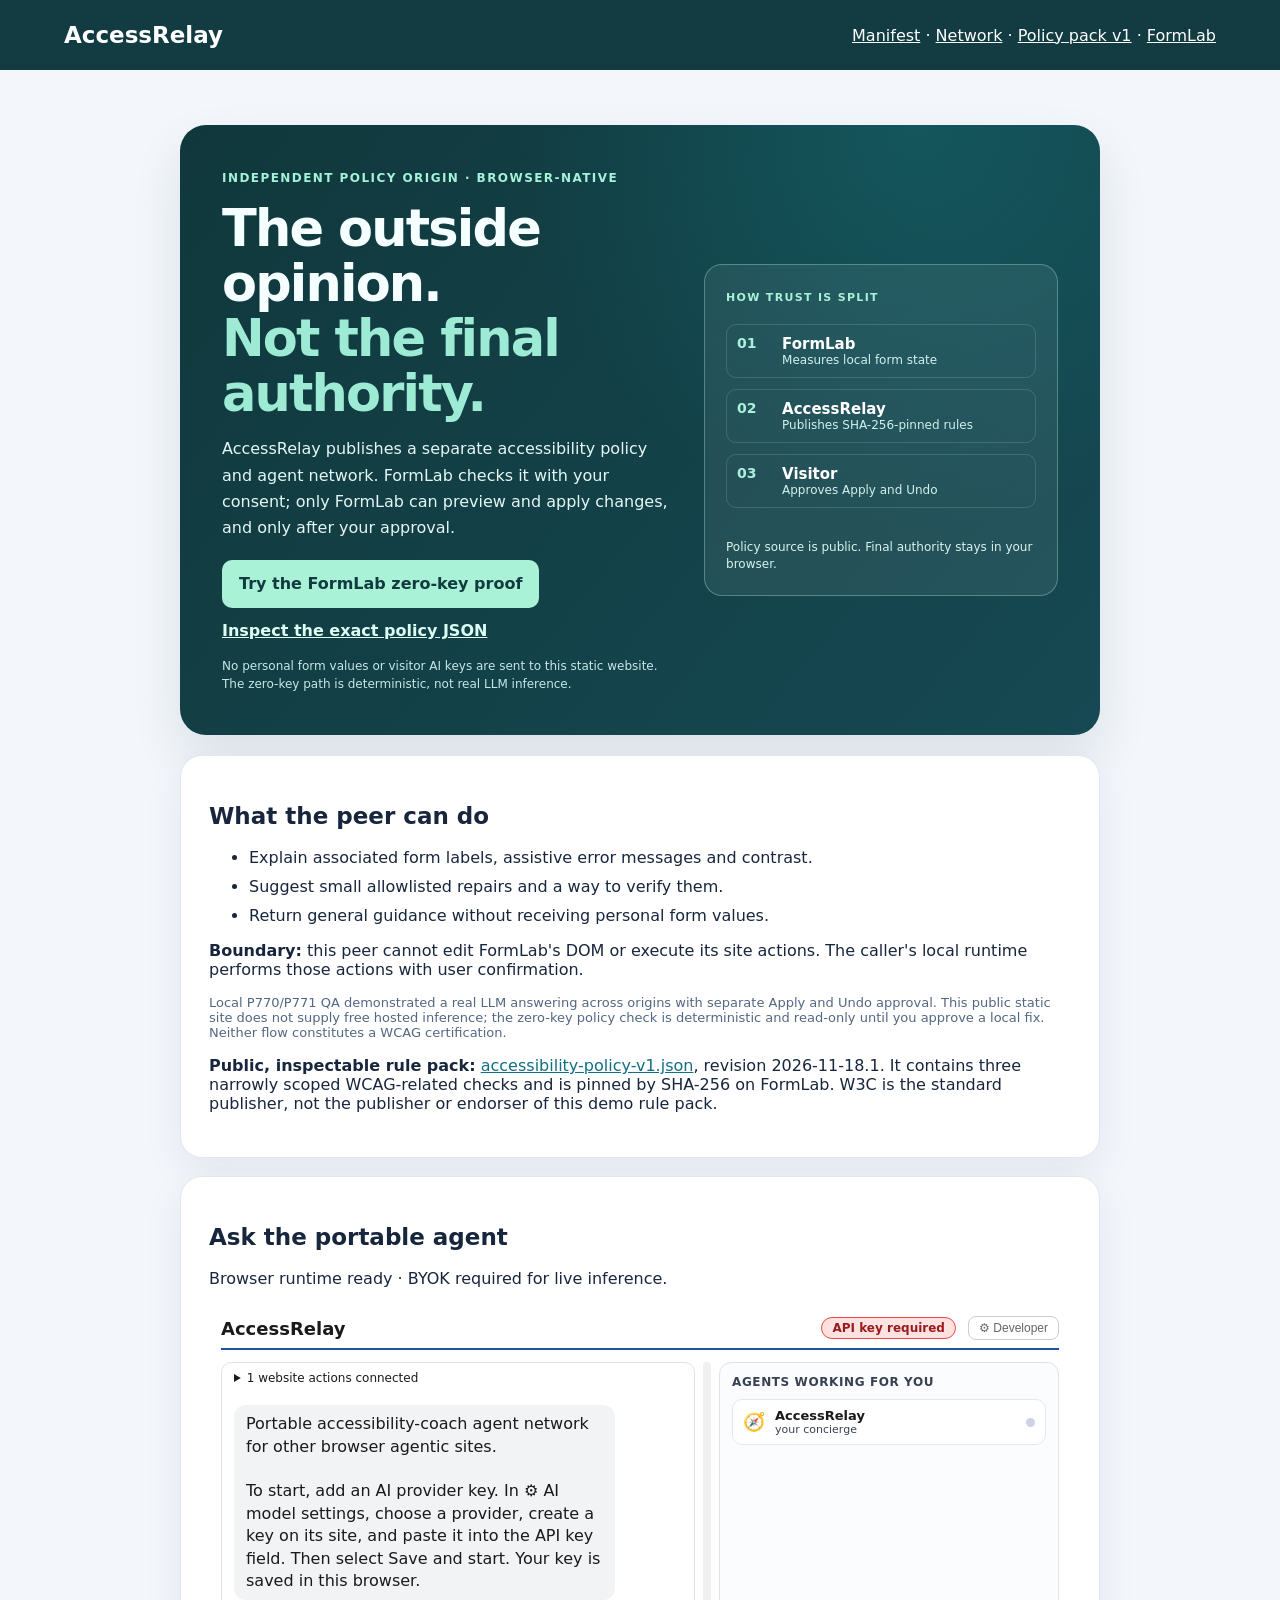
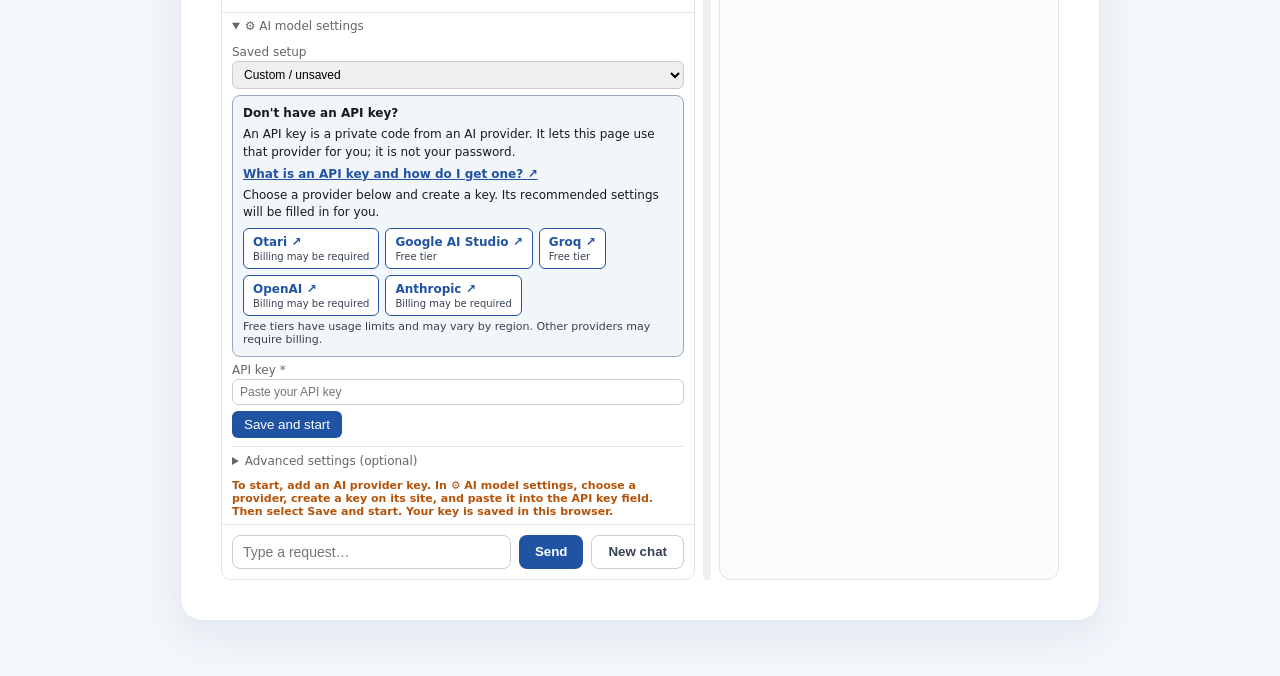
<file: accessrelay/index.html>
<!doctype html><html lang="en"><head><meta charset="utf-8"><meta name="viewport" content="width=device-width,initial-scale=1"><meta name="description" content="Portable open agentic web accessibility coach, hosted as a separate origin."><title>AccessRelay · Portable accessibility agent</title><link rel="icon" type="image/svg+xml" href="./favicon.svg"><link rel="stylesheet" href="./styles.css"><link rel="stylesheet" href="./peer-hero.css"><script type="module" src="./site.js"></script></head><body><header><a class="brand" href="./">AccessRelay</a><nav><a href="./agent-manifest.json">Manifest</a> · <a href="./accessrelay.network.json">Network</a> · <a href="./accessibility-policy-v1.json">Policy pack v1</a> · <a href="https://oaw-formlab-2026.vercel.app/">FormLab</a></nav></header><main id="main-content">
<section class="peer-hero" aria-labelledby="peer-title">
  <div><span class="tag">INDEPENDENT POLICY ORIGIN · BROWSER-NATIVE</span>
    <h1 id="peer-title">The outside opinion.<br><span>Not the final authority.</span></h1>
    <p class="lead">AccessRelay publishes a separate accessibility policy and agent network. FormLab checks it with your consent; only FormLab can preview and apply changes, and only after your approval.</p>
    <div class="peer-actions"><a class="peer-cta" href="https://oaw-formlab-2026.vercel.app/">Try the FormLab zero-key proof</a><a class="peer-text-link" href="./accessibility-policy-v1.json">Inspect the exact policy JSON</a></div>
    <p class="peer-fineprint">No personal form values or visitor AI keys are sent to this static website. The zero-key path is deterministic, not real LLM inference.</p>
  </div>
  <div class="peer-flow" aria-label="Separation of responsibilities"><span class="peer-flow-label">HOW TRUST IS SPLIT</span><ol><li><span>01</span><strong>FormLab</strong><small>Measures local form state</small></li><li><span>02</span><strong>AccessRelay</strong><small>Publishes SHA-256-pinned rules</small></li><li><span>03</span><strong>Visitor</strong><small>Approves Apply and Undo</small></li></ol><p>Policy source is public. Final authority stays in your browser.</p></div>
</section>
<section class="panel"><h2>What the peer can do</h2><ul><li>Explain associated form labels, assistive error messages and contrast.</li><li>Suggest small allowlisted repairs and a way to verify them.</li><li>Return general guidance without receiving personal form values.</li></ul><p><strong>Boundary:</strong> this peer cannot edit FormLab's DOM or execute its site actions. The caller's local runtime performs those actions with user confirmation.</p><p class="note">Local P770/P771 QA demonstrated a real LLM answering across origins with separate Apply and Undo approval. This public static site does not supply free hosted inference; the zero-key policy check is deterministic and read-only until you approve a local fix. Neither flow constitutes a WCAG certification.</p><p><strong>Public, inspectable rule pack:</strong> <a href="./accessibility-policy-v1.json">accessibility-policy-v1.json</a>, revision 2026-11-18.1. It contains three narrowly scoped WCAG-related checks and is pinned by SHA-256 on FormLab. W3C is the standard publisher, not the publisher or endorser of this demo rule pack.</p></section><section class="panel" style="margin-top:18px"><h2>Ask the portable agent</h2><p id="agent-status" role="status">Loading reference runtime...</p><div id="agent-app"></div></section></main></body></html>
</file>
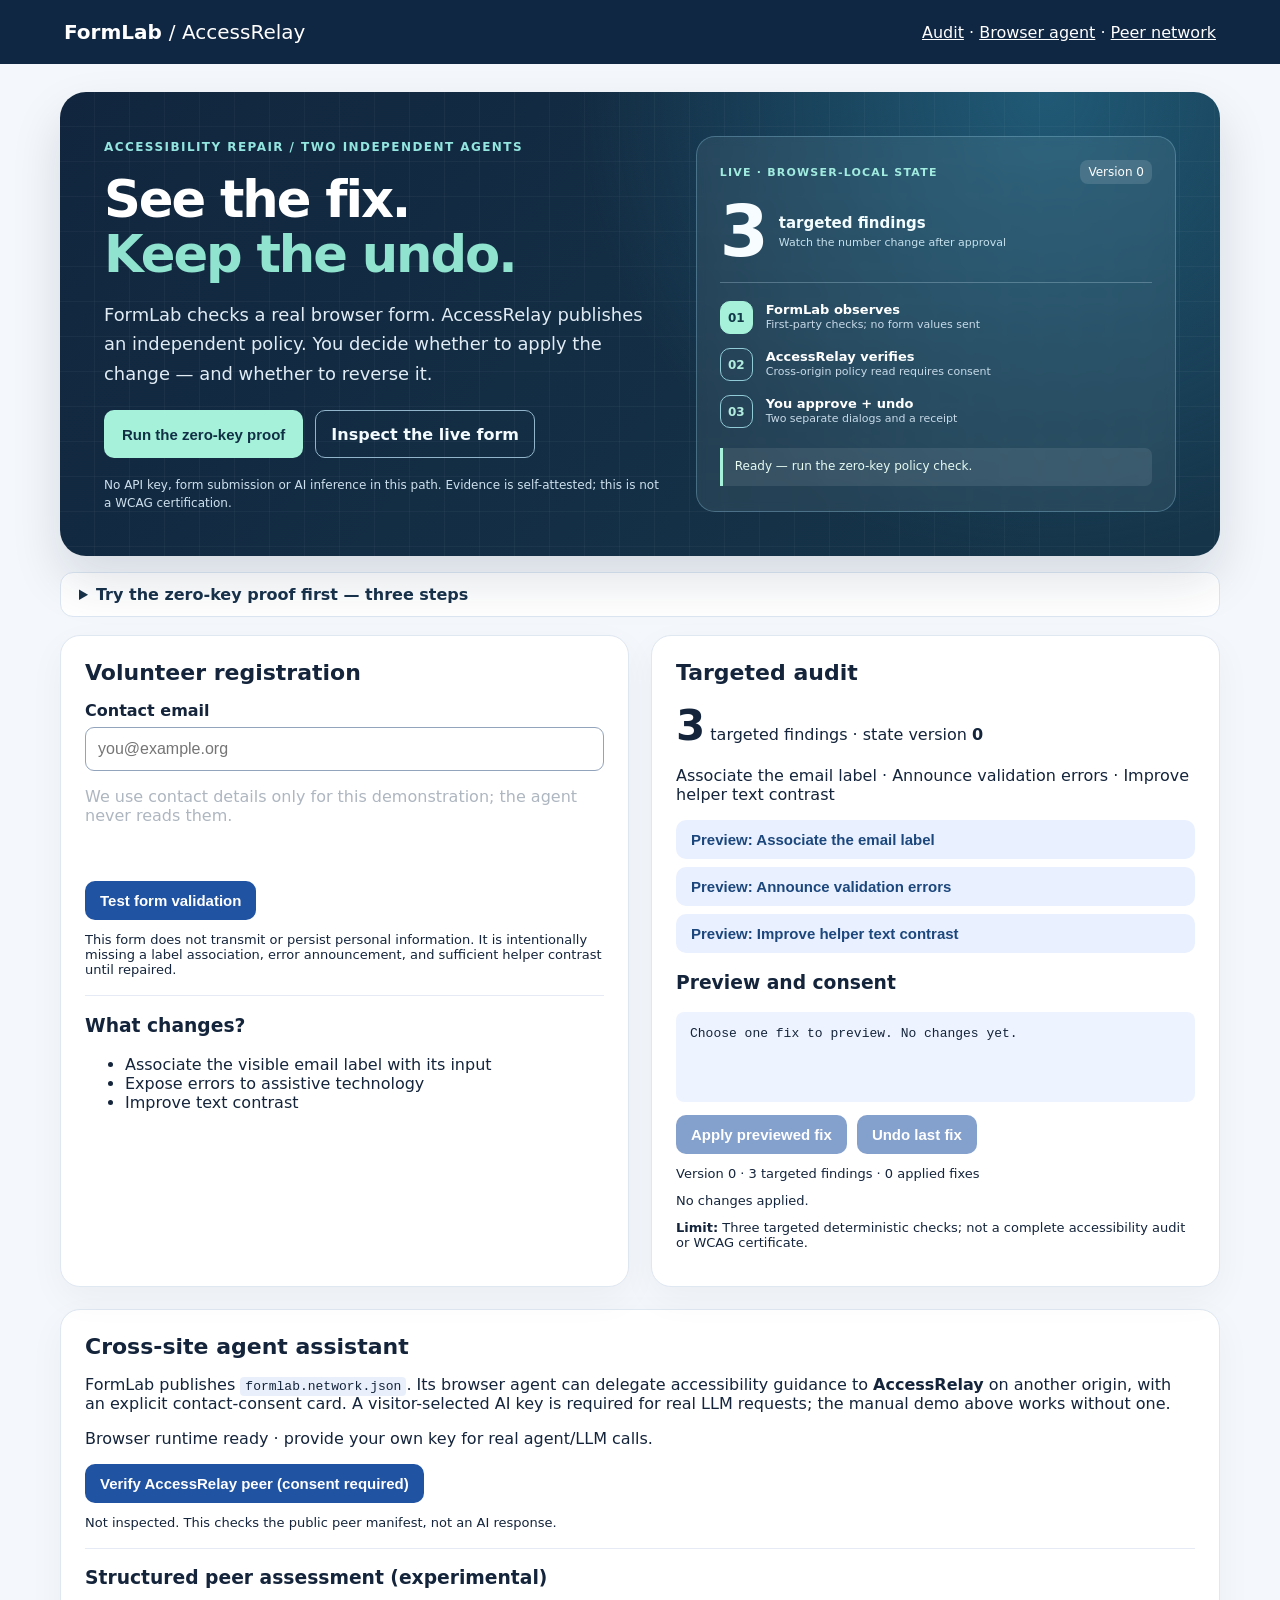
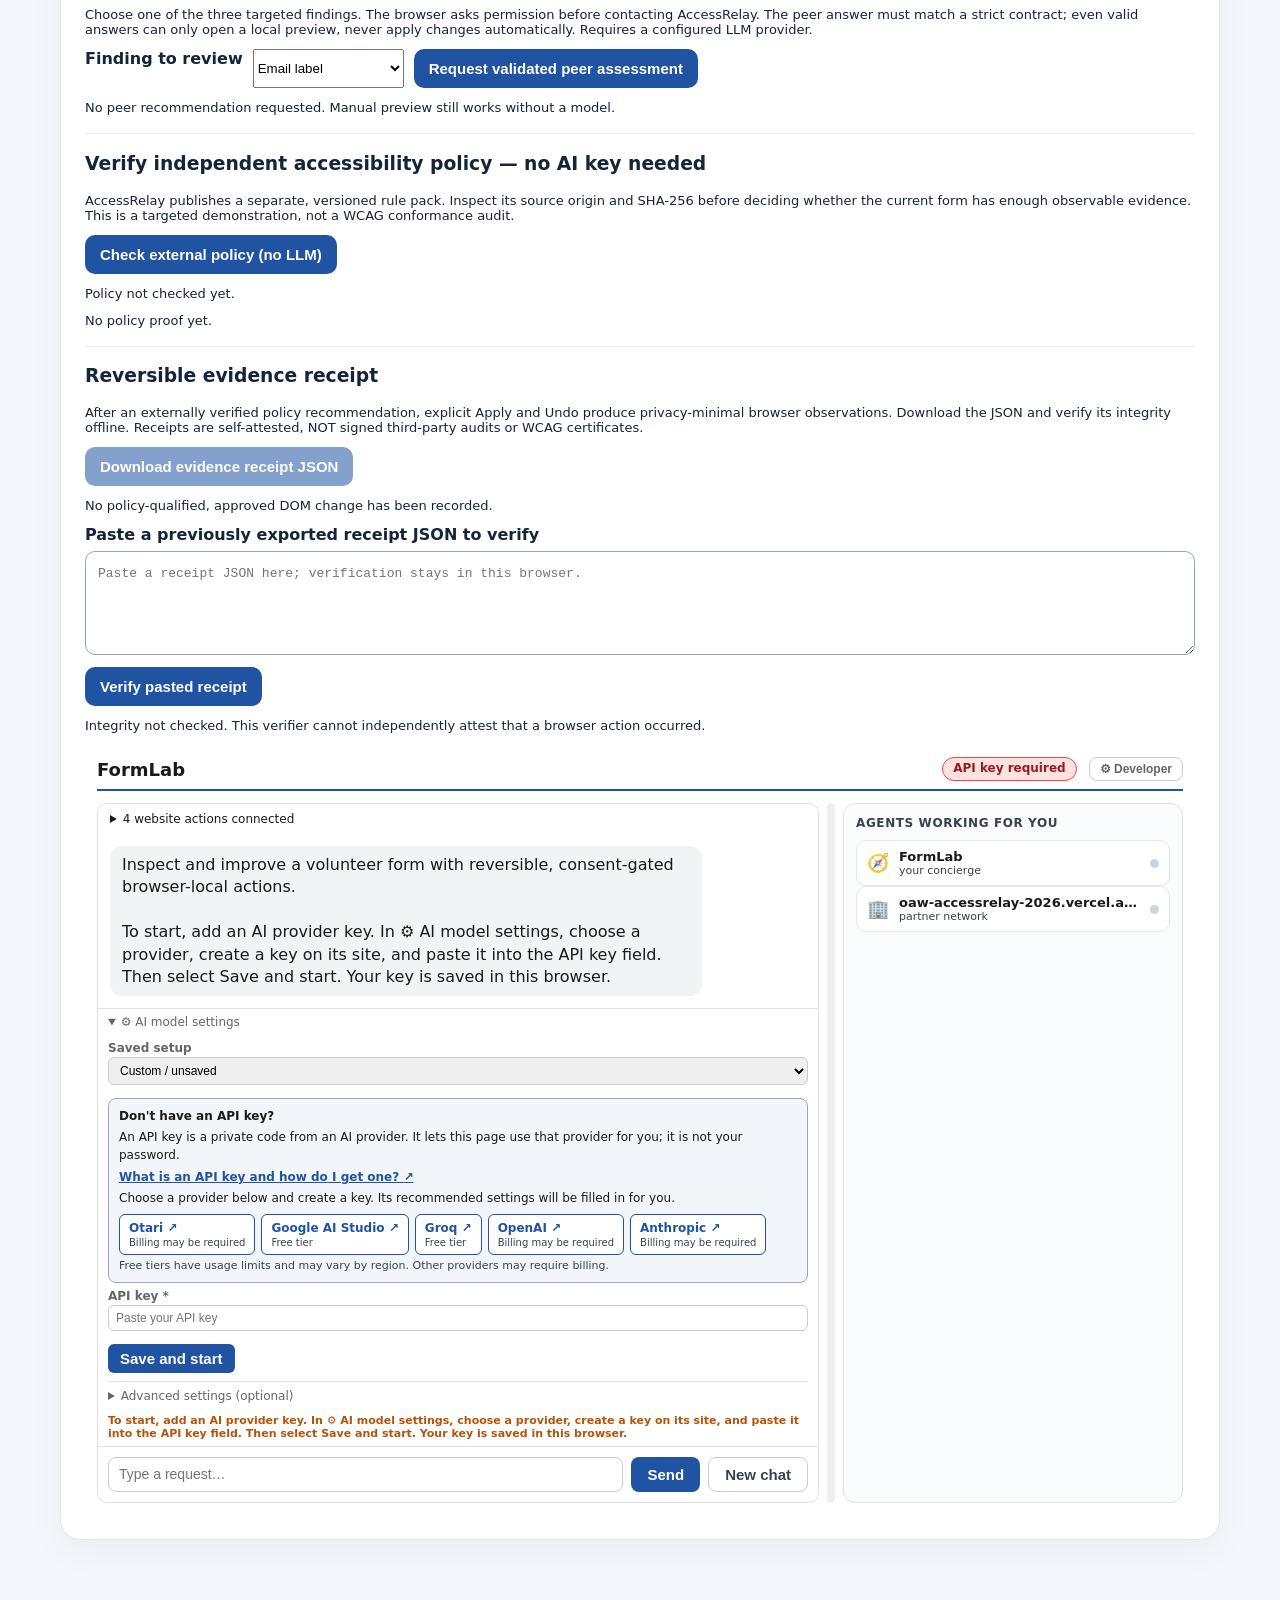
<file: formlab/index.html>
<!doctype html><html lang="en"><head><meta charset="utf-8"><meta name="viewport" content="width=device-width,initial-scale=1"><title>FormLab · Accessible changes with proof</title><meta name="description" content="Preview, approve and undo three accessible form improvements. Linked browser agents, no server-side write."><link rel="icon" type="image/svg+xml" href="./favicon.svg"><link rel="stylesheet" href="./styles.css"><link rel="stylesheet" href="./judge-hero.css"><script type="module" src="./site.js"></script></head><body>
<header><div class="brand">FormLab <span style="font-weight:400">/ AccessRelay</span></div><nav aria-label="Primary"><a href="#audit">Audit</a> · <a href="#agent">Browser agent</a> · <a href="https://oaw-accessrelay-2026.vercel.app/" target="_blank" rel="noopener">Peer network</a></nav></header>
<main id="main-content">
<section class="judge-hero" aria-labelledby="judge-title">
  <div class="hero-copy">
    <span class="kicker">ACCESSIBILITY REPAIR / TWO INDEPENDENT AGENTS</span>
    <h1 id="judge-title">See the fix.<br><span class="hero-accent">Keep the undo.</span></h1>
    <p class="hero-lead">FormLab checks a real browser form. AccessRelay publishes an independent policy. You decide whether to apply the change — and whether to reverse it.</p>
    <div class="hero-actions"><button class="hero-primary" id="quick-demo" type="button" disabled>Run the zero-key proof</button><a class="hero-secondary" href="#audit">Inspect the live form</a></div>
    <p class="hero-disclaimer">No API key, form submission or AI inference in this path. Evidence is self-attested; this is not a WCAG certification.</p>
  </div>
  <div class="journey-card" aria-label="Evidence and approval journey">
    <div class="journey-top"><span class="journey-eyebrow">LIVE · BROWSER-LOCAL STATE</span><span class="journey-live" id="journey-version">Version 0</span></div>
    <div class="journey-meter"><strong id="journey-count" aria-live="polite">3</strong><span>targeted findings<br><small>Watch the number change after approval</small></span></div>
    <ol class="journey-steps" aria-label="Three proof steps">
      <li><span class="journey-number">01</span><span><strong>FormLab observes</strong><small>First-party checks; no form values sent</small></span></li>
      <li><span class="journey-number">02</span><span><strong>AccessRelay verifies</strong><small>Cross-origin policy read requires consent</small></span></li>
      <li><span class="journey-number">03</span><span><strong>You approve + undo</strong><small>Two separate dialogs and a receipt</small></span></li>
    </ol>
    <p class="journey-status" id="journey-status" role="status">Ready — run the zero-key policy check.</p>
  </div>
</section>
<details class="quickstart"><summary>Try the zero-key proof first — three steps</summary><div class="quickstart-content"><ol><li>Run the zero-key policy check, review the AccessRelay origin, and allow the public read.</li><li>Review the recommendation under <a href="#agent">Independent policy</a>. Approve <strong>Apply previewed fix</strong> on the targeted audit card.</li><li>Approve <strong>Undo last fix</strong> separately, then export the self-attested JSON receipt.</li></ol><p>This deterministic proof does not use an LLM. Real model-to-model assessment is optional BYOK, not a free hosted model.</p></div></details>
<div class="grid"><section class="panel" aria-labelledby="form-head"><h2 id="form-head">Volunteer registration</h2><form id="signup" novalidate><label id="email-label">Contact email</label><input id="email" name="email" type="email" placeholder="you@example.org" autocomplete="email"><p class="muted" id="helper">We use contact details only for this demonstration; the agent never reads them.</p><p id="form-error" class="error"></p><button type="submit">Test form validation</button></form><p class="note">This form does not transmit or persist personal information. It is intentionally missing a label association, error announcement, and sufficient helper contrast until repaired.</p><div class="divider"></div><h3>What changes?</h3><ul><li>Associate the visible email label with its input</li><li>Expose errors to assistive technology</li><li>Improve text contrast</li></ul></section>
<section class="panel" id="audit" aria-labelledby="audit-head"><h2 id="audit-head">Targeted audit</h2><p><span class="stat" id="issue-count">3</span> targeted findings · state version <strong id="version">0</strong></p><p id="issues">Loading checks...</p><div id="fix-list" aria-label="Available fixes"></div><h3>Preview and consent</h3><pre id="preview" class="preview">Choose one fix to preview. No changes yet.</pre><div class="buttons"><button id="apply" type="button" disabled>Apply previewed fix</button><button id="undo" type="button" disabled>Undo last fix</button></div><p id="evidence" class="note"></p><p id="last-receipt" class="note">No changes applied.</p><p class="note"><strong>Limit:</strong> Three targeted deterministic checks; not a complete accessibility audit or WCAG certificate.</p></section></div>
<section class="panel" id="agent" style="margin-top:22px"><h2>Cross-site agent assistant</h2><p>FormLab publishes <code>formlab.network.json</code>. Its browser agent can delegate accessibility guidance to <strong>AccessRelay</strong> on another origin, with an explicit contact-consent card. A visitor-selected AI key is required for real LLM requests; the manual demo above works without one.</p><p id="agent-status" role="status">Loading the reference browser runtime...</p><div class="buttons"><button id="peer-inspect" type="button">Verify AccessRelay peer (consent required)</button></div><p id="peer-inspect-status" class="note" role="status">Not inspected. This checks the public peer manifest, not an AI response.</p><div class="divider"></div><h3>Structured peer assessment (experimental)</h3><p class="note">Choose one of the three targeted findings. The browser asks permission before contacting AccessRelay. The peer answer must match a strict contract; even valid answers can only open a local preview, never apply changes automatically. Requires a configured LLM provider.</p><div class="buttons"><label for="peer-assess-issue">Finding to review</label><select id="peer-assess-issue" aria-label="Finding to review"><option value="associate_label">Email label</option><option value="announce_errors">Error announcements</option><option value="increase_contrast">Helper contrast</option></select><button id="peer-assess" type="button">Request validated peer assessment</button></div><p id="peer-assess-status" role="status" class="note">No peer recommendation requested. Manual preview still works without a model.</p><div class="divider"></div><h3>Verify independent accessibility policy — no AI key needed</h3><p class="note">AccessRelay publishes a separate, versioned rule pack. Inspect its source origin and SHA-256 before deciding whether the current form has enough observable evidence. This is a targeted demonstration, not a WCAG conformance audit.</p><div class="buttons"><button id="policy-review" type="button">Check external policy (no LLM)</button></div><p id="policy-review-status" role="status" class="note">Policy not checked yet.</p><p id="policy-review-proof" class="note">No policy proof yet.</p><div class="divider"></div><h3>Reversible evidence receipt</h3><p class="note">After an externally verified policy recommendation, explicit Apply and Undo produce privacy-minimal browser observations. Download the JSON and verify its integrity offline. Receipts are self-attested, NOT signed third-party audits or WCAG certificates.</p><div class="buttons"><button id="receipt-export" type="button" disabled>Download evidence receipt JSON</button></div><p id="receipt-status" role="status" class="note">No policy-qualified, approved DOM change has been recorded.</p><label for="receipt-paste">Paste a previously exported receipt JSON to verify</label><textarea id="receipt-paste" rows="4" maxlength="24000" placeholder="Paste a receipt JSON here; verification stays in this browser."></textarea><div class="buttons"><button id="receipt-verify" type="button">Verify pasted receipt</button></div><p id="receipt-verify-status" role="status" class="note">Integrity not checked. This verifier cannot independently attest that a browser action occurred.</p><div id="agent-app"></div></section></main><dialog id="review-dialog" aria-labelledby="review-title"><h2 id="review-title">Review browser-local change</h2><p id="review-summary"></p><p class="note">No server-side data changes. You can undo the fix.</p><div class="buttons"><button id="review-approve" type="button">Approve change</button><button id="review-cancel" type="button">Cancel</button></div></dialog></body></html>
</file>
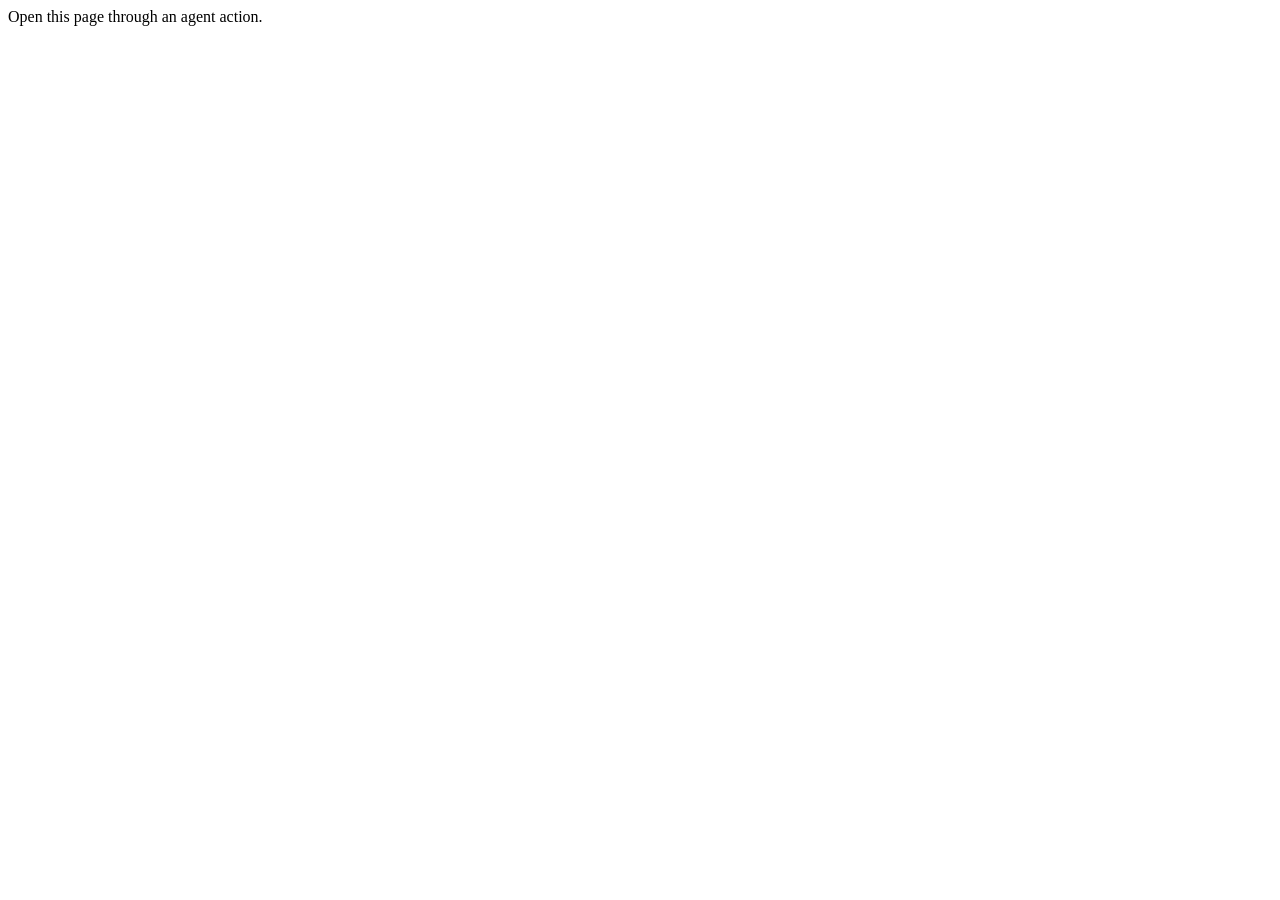
<file: accessrelay/bridge/action-bridge.html>
<!doctype html>
<!--
  Action bridge, copied here by build_network.mjs. Do not edit it.
  Other agent sites load this page in a hidden frame before they run this site's network.
  It reads agent-manifest.json in this folder, which lists no action module, so it shares
  no actions and loads none of the site's own code. Do not block framing for this folder.
-->
<html lang="en">
  <head>
    <meta charset="utf-8">
    <meta name="robots" content="noindex">
    <title>Action bridge</title>
    <script type="module" src="../runtime/action-bridge.js"></script>
  </head>
  <body></body>
</html>
</file>
<file: accessrelay/styles.css>
:root{font-family:Inter,system-ui,-apple-system,Segoe UI,sans-serif;color:#18263d;background:#f3f6fb}*{box-sizing:border-box}body{margin:0}header{background:#123b42;padding:22px 5vw;display:flex;justify-content:space-between;color:white;align-items:center}a{color:#116f83}header a{color:white}.brand{font-size:23px;font-weight:800;text-decoration:none}main{max-width:960px;margin:auto;padding:55px 20px}.tag{text-transform:uppercase;letter-spacing:.15em;color:#116f83;font-weight:800;font-size:12px}h1{font-size:clamp(32px,5vw,60px);line-height:1.06;max-width:780px}h2{font-size:23px}.lead{font-size:19px;line-height:1.55;color:#42556e}.panel{padding:28px;background:white;border-radius:22px;box-shadow:0 14px 40px #10274312;border:1px solid #e0e8f1}.note{font-size:13px;color:#536782}li{margin:10px 0}@media(max-width:620px){header{flex-direction:column;align-items:flex-start;gap:12px}main{padding:24px 16px}}
</file>
<file: accessrelay/peer-hero.css>
/* P781: explain the cross-origin trust split without claiming hosted model inference. */
.peer-hero{display:grid;grid-template-columns:minmax(0,1.1fr) minmax(255px,.85fr);gap:24px;align-items:center;border-radius:26px;padding:clamp(22px,4vw,42px);background:radial-gradient(circle at 80% 0%,#147c805c,transparent 42%),linear-gradient(130deg,#10383c,#164953);color:#f5ffff;box-shadow:0 24px 50px #123b421b}
.peer-hero h1{font-size:clamp(33px,4.1vw,51px);line-height:1.08;letter-spacing:-.036em;max-width:580px;margin:15px 0}
.peer-hero h1 span{color:#9eebd5}
.peer-hero .tag{color:#a4f2d8;letter-spacing:.12em}
.peer-hero .lead{color:#e4f7f4;font-size:16px;line-height:1.65;margin:0 0 18px}
.peer-actions{display:flex;align-items:center;flex-wrap:wrap;gap:13px}
.peer-cta{display:inline-flex;align-items:center;justify-content:center;border-radius:10px;min-height:48px;background:#a9f1d7;color:#123b3f;text-decoration:none;font-weight:800;padding:12px 17px}
.peer-cta:hover{background:#defbea;color:#0f383a}
.peer-text-link{color:#dcfef2;font-weight:700}
.peer-cta:focus-visible,.peer-text-link:focus-visible{outline:3px solid #ffd469;outline-offset:3px}
.peer-fineprint{font-size:12px;line-height:1.5;color:#c6e7e7;margin:17px 0 0}
.peer-flow{border:1px solid #9cddd064;border-radius:18px;background:#ffffff12;padding:21px}
.peer-flow-label{color:#a9f1d7;font-size:11px;font-weight:800;letter-spacing:.12em}
.peer-flow ol{list-style:none;padding:8px 0;margin:0}
.peer-flow li{display:grid;grid-template-columns:35px 1fr;column-gap:10px;row-gap:0;margin:11px 0;padding:10px;border:1px solid #ffffff24;border-radius:10px}
.peer-flow li>span{grid-row:span 2;color:#aaf0dc;font-size:14px;font-weight:800}
.peer-flow li>strong{font-size:15px;color:#fff}
.peer-flow li>small{font-size:12px;color:#d2f1ee}
.peer-flow p{font-size:12px;color:#d9f3ed;line-height:1.45;margin:12px 0 0}
.peer-hero+.panel{margin-top:20px}
@media(max-width:820px){.peer-hero{grid-template-columns:1fr}.peer-hero h1{max-width:none}.peer-flow{padding:14px}}
@media(max-width:480px){.peer-hero{padding:19px 16px;border-radius:17px;gap:15px}.peer-hero h1{font-size:35px}.peer-hero .lead{font-size:14px}.peer-actions{align-items:stretch;flex-direction:column}.peer-cta{width:100%}}
/* P783: improve Cognizant settings/help contrast without altering upstream runtime. */
#agent-app .ns-key-providers small,
#agent-app .ns-key-help .ns-hint,
#agent-app .ns-agents h3,
#agent-app .ns-arole{color:#374151 !important}
#agent-app #ns-newchat{color:#374151 !important}
</file>
<file: formlab/styles.css>
:root{font-family:Inter,system-ui,-apple-system,Segoe UI,sans-serif;color:#14243b;background:#f4f7fb;--muted:#aeb6c0;--brand:#2153a3}*{box-sizing:border-box}body{margin:0}header{padding:20px 5vw;background:#102743;color:white;display:flex;justify-content:space-between;gap:18px;align-items:center}header a{color:white}.brand{font-weight:800;font-size:20px}.kicker{font-size:12px;font-weight:800;letter-spacing:.15em;text-transform:uppercase;color:#4376d5}h1{font-size:clamp(30px,4.5vw,52px);line-height:1.1;max-width:860px;margin:15px 0 18px}h2{font-size:22px}main{max-width:1200px;margin:auto;padding:28px 20px 90px}.lead{font-size:18px;max-width:800px;color:#40506a}.grid{display:grid;grid-template-columns:minmax(0,1fr) minmax(300px,1fr);gap:22px;margin-top:28px}.panel{background:#fff;border:1px solid #dfe7f1;border-radius:20px;padding:24px;box-shadow:0 12px 36px #0d2d5b0b}.panel h2{margin:0 0 16px}label{display:block;font-weight:600;margin:0 0 7px}input{width:100%;padding:12px;border:1px solid #92a3bc;border-radius:9px;font-size:16px}button{padding:11px 15px;border:0;border-radius:10px;background:#2153a3;color:white;font-size:15px;font-weight:700;cursor:pointer}button:hover:not(:disabled){background:#1b4387}button:focus-visible,input:focus-visible{outline:3px solid #f6a92c;outline-offset:3px}button:disabled{opacity:.55;cursor:not-allowed}.buttons{display:flex;flex-wrap:wrap;gap:10px}.fix{display:block;width:100%;text-align:left;background:#e9f0ff;color:#1c477c;margin:8px 0}.fix:hover:not(:disabled){background:#d5e6ff}.stat{font-size:42px;font-weight:800}.muted{color:var(--muted)}:root[data-contrast="improved"]{--muted:#364152}.note{font-size:13px;margin:12px 0}.preview{background:#eef4ff;white-space:pre-wrap;padding:14px;border-radius:8px;min-height:90px}.pill{display:inline-block;background:#dcfce8;color:#12603b;border-radius:999px;padding:5px 10px;font-size:12px;font-weight:800}.error{min-height:24px;color:#b42318}.divider{height:1px;background:#e5eaf4;margin:18px 0}code{background:#eaf0fb;border-radius:4px;padding:2px 5px}#agent-app{min-height:300px}@media(max-width:820px){header{align-items:flex-start;flex-direction:column}.grid{grid-template-columns:1fr}main{padding:24px 15px}}
dialog{width:min(490px,92vw);border:1px solid #dbe4f1;border-radius:18px;padding:26px;box-shadow:0 35px 90px #10274355}dialog::backdrop{background:#102743aa}#review-cancel{background:#e9f0fb;color:#21385e}

#receipt-paste{display:block;width:100%;max-width:100%;padding:12px;margin-bottom:12px;border:1px solid #92a3bc;border-radius:10px;font:13px/1.5 ui-monospace,Consolas,monospace;resize:vertical;overflow-wrap:anywhere}#receipt-paste:focus-visible{outline:3px solid #f6a92c;outline-offset:3px}
</file>
<file: formlab/judge-hero.css>
/* P781: compact first-viewport product story; no changes to the intentionally poor form helper contrast. */
.judge-hero{display:grid;grid-template-columns:minmax(0,1.08fr) minmax(325px,.92fr);gap:28px;align-items:stretch;padding:clamp(22px,4vw,44px);border-radius:26px;background:radial-gradient(circle at 85% 0%,#205975 0%,transparent 43%),linear-gradient(130deg,#11263e,#153449 88%);color:#f5f9ff;box-shadow:0 24px 50px #10274322;position:relative;overflow:hidden}
.judge-hero:before{content:"";position:absolute;inset:0;pointer-events:none;opacity:.24;background-image:linear-gradient(transparent 97%,#ffffff27 98%),linear-gradient(90deg,transparent 97%,#ffffff27 98%);background-size:35px 35px}
.judge-hero>div{position:relative;z-index:1;min-width:0}
.judge-hero .kicker{color:#93e5e0;letter-spacing:.12em}
.judge-hero h1{color:#fff;font-size:clamp(34px,4vw,55px);line-height:1.07;margin:17px 0 18px;max-width:590px;letter-spacing:-.04em}
.hero-accent{color:#8fe3cf}
.hero-lead{font-size:clamp(15px,1.4vw,18px);line-height:1.65;color:#e1ecf5;max-width:580px;margin:0 0 22px}
.hero-actions{display:flex;flex-wrap:wrap;align-items:center;gap:12px}
.hero-primary{background:#a5f1d9;color:#113046;font-weight:800;min-height:48px;padding:13px 18px}
.hero-primary:hover:not(:disabled){background:#d4fff0;color:#112f41}
.hero-secondary{display:inline-flex;align-items:center;justify-content:center;padding:12px 15px;border:1px solid #92b5cc;border-radius:10px;color:#f3fbff;font-weight:700;min-height:48px;text-decoration:none}
.hero-secondary:hover{background:#ffffff16;color:#fff}
.hero-primary:focus-visible,.hero-secondary:focus-visible,.quickstart summary:focus-visible{outline:3px solid #ffd469;outline-offset:4px}
.hero-disclaimer{font-size:12px;line-height:1.5;color:#cee0ed;margin:18px 0 0;max-width:570px}
.journey-card{padding:23px;border:1px solid #7fb5ce66;background:#e6f4f914;border-radius:19px;backdrop-filter:blur(5px)}
.journey-top{display:flex;flex-wrap:wrap;align-items:center;justify-content:space-between;gap:8px}
.journey-eyebrow{color:#a1ebdf;font-size:11px;font-weight:800;letter-spacing:.11em}
.journey-live{background:#ffffff20;color:white;border-radius:8px;padding:5px 8px;font-size:12px;font-variant-numeric:tabular-nums}
.journey-meter{display:flex;align-items:center;gap:15px;padding:13px 0 15px;border-bottom:1px solid #d3ebfa44}
.journey-meter>strong{font-size:clamp(50px,5.5vw,74px);line-height:1;font-variant-numeric:tabular-nums;letter-spacing:-.07em;color:#f7fcff}
.journey-meter>span{font-weight:700;font-size:15px;color:#f2fcff;line-height:1.35}
.journey-meter small{display:block;font-size:11px;font-weight:400;color:#c6e0ec;margin-top:3px}
.journey-steps{list-style:none;padding:11px 0 0;margin:0}
.journey-steps li{display:flex;align-items:center;gap:13px;padding:7px 0}
.journey-number{flex:0 0 33px;height:33px;display:flex;align-items:center;justify-content:center;border:1px solid #91cbd7;border-radius:10px;color:#b2ecde;font-size:12px;font-weight:800;font-variant-numeric:tabular-nums}
.journey-steps li strong{display:block;color:#fff;font-size:13px}
.journey-steps li small{display:block;font-size:11px;line-height:1.45;color:#c8dae8}
.journey-steps li[data-state="complete"] .journey-number{background:#a5f1d9;color:#123948;border-color:#a5f1d9}
.journey-status{color:#e6fbf2;background:#ffffff17;border-left:3px solid #a5f1d9;padding:9px 12px;border-radius:0 7px 7px 0;font-size:12px;line-height:1.5;margin:13px 0 0;min-height:38px}
.quickstart{background:#fff;border:1px solid #dce6f2;border-radius:13px;margin:16px 0 12px;color:#18324b}
.quickstart summary{padding:12px 18px;cursor:pointer;font-weight:750;list-style-position:inside}
.quickstart[open] summary{border-bottom:1px solid #dce6f2}
.quickstart-content{padding:3px 20px 13px;line-height:1.55}
.quickstart-content li{margin:8px 0}
#main-content .grid{margin-top:18px}
#main-content a:not(.hero-secondary){scroll-margin-top:30px}
#agent,#audit,#policy-review{scroll-margin-top:26px}
@media(max-width:870px){.judge-hero{grid-template-columns:1fr;gap:17px}.journey-card{max-width:100%}.judge-hero h1{max-width:720px}}
@media(max-width:540px){.judge-hero{padding:20px 16px;border-radius:18px;gap:17px}.judge-hero h1{font-size:clamp(32px,9.2vw,42px);margin:12px 0}.hero-lead{font-size:14px;line-height:1.55;margin-bottom:16px}.hero-actions{gap:9px}.hero-primary{flex:1 1 100%}.hero-secondary{flex:1 1 100%;min-height:42px}.hero-disclaimer{font-size:11px;margin-top:11px}.journey-card{padding:16px}.journey-meter{padding:9px 0}.journey-meter>strong{font-size:54px}.journey-steps li{padding:5px 0}.quickstart summary{font-size:14px}.quickstart-content{font-size:14px}}
@media(prefers-reduced-motion:reduce){.judge-hero *{scroll-behavior:auto}}
/* P783: improve Cognizant settings/help contrast without altering upstream runtime. */
#agent-app .ns-key-providers small,
#agent-app .ns-key-help .ns-hint,
#agent-app .ns-agents h3,
#agent-app .ns-arole{color:#374151 !important}
#agent-app #ns-newchat{color:#374151 !important}
</file>
